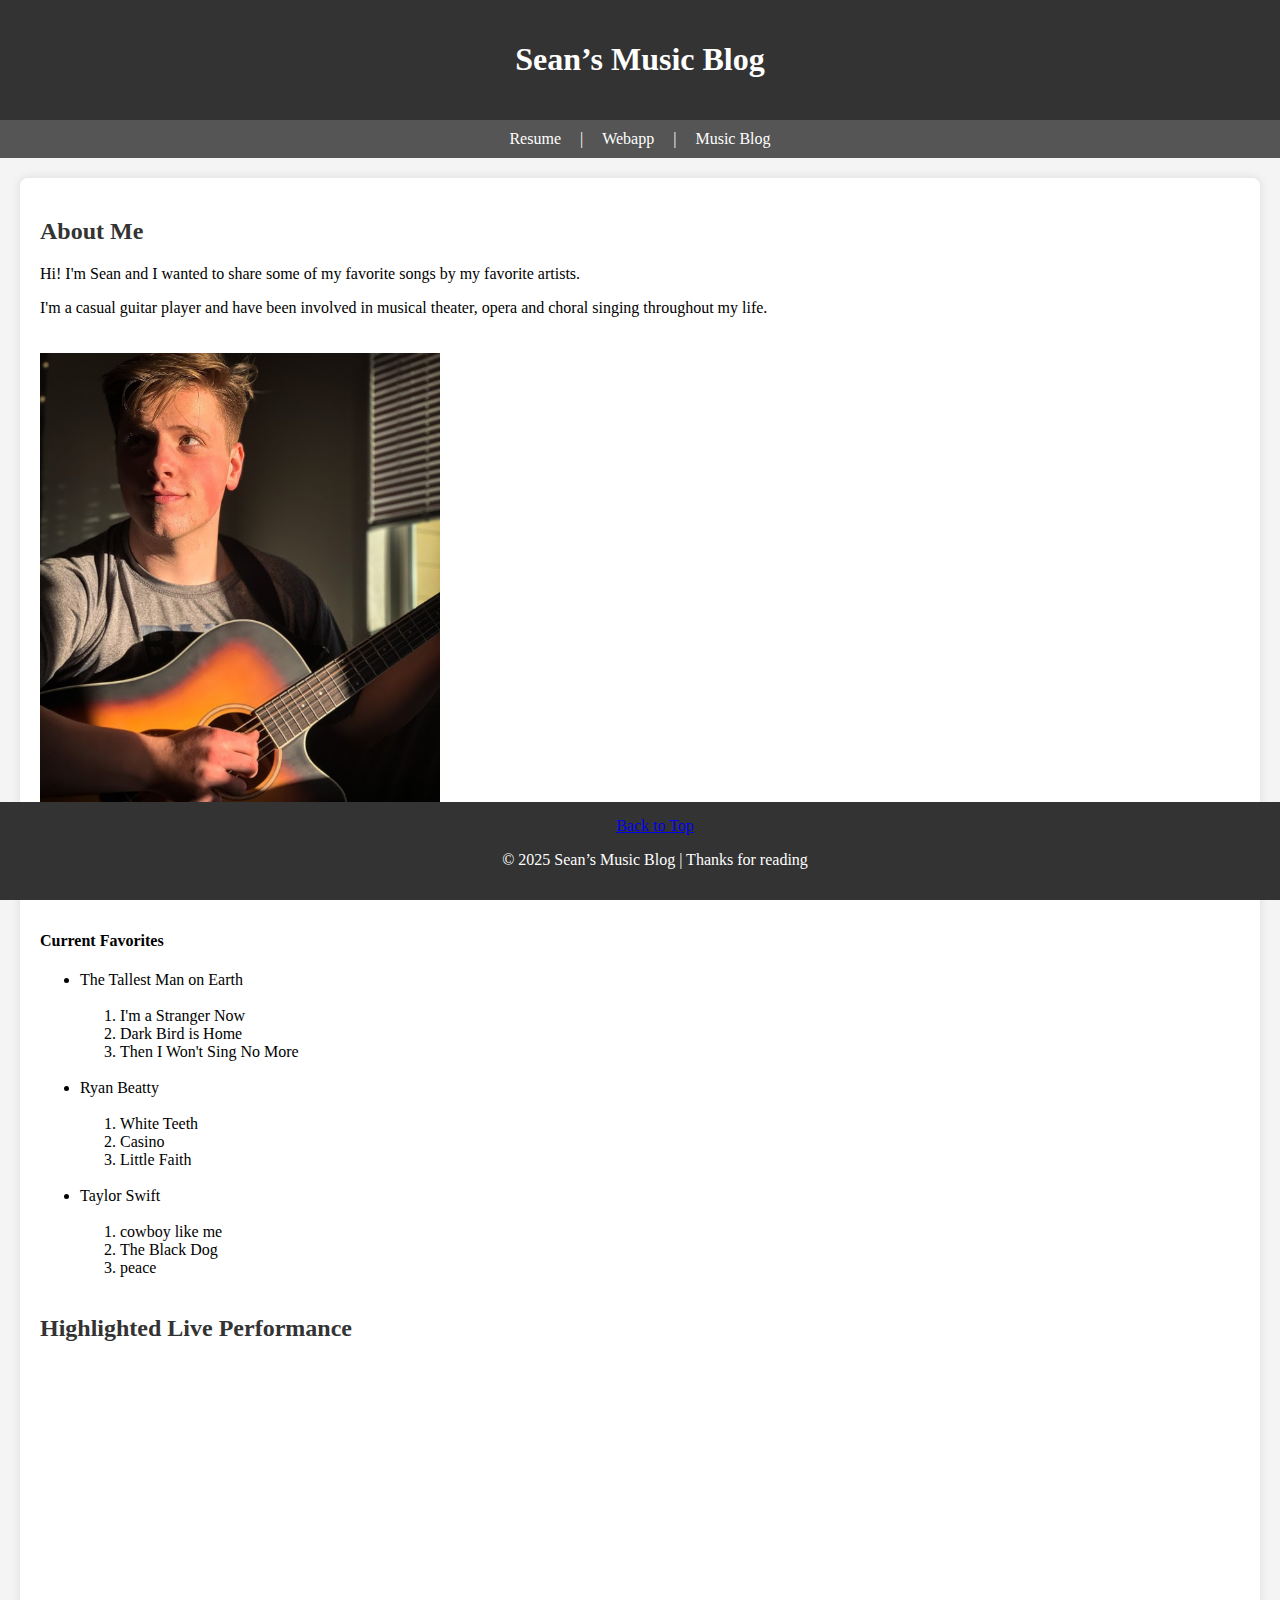
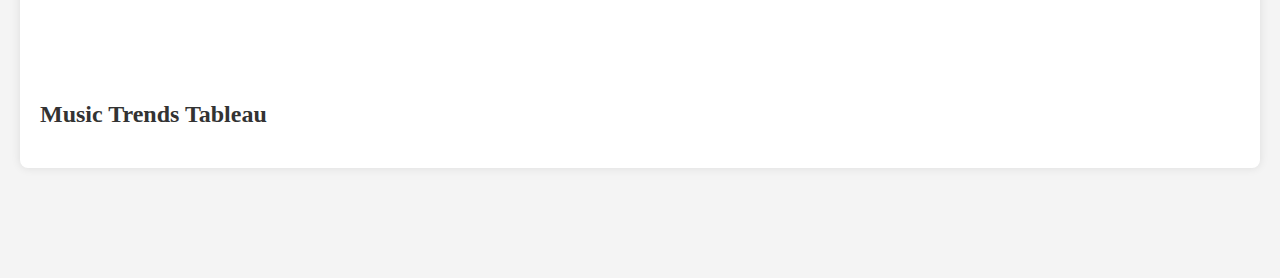
<file: scratch.html>
<!DOCTYPE html>
<html lang="en">
<head>
    <meta charset="UTF-8">
    <title>Sean’s Music Blog</title>
    <link rel="stylesheet" href="css/scratch.css">
</head>
<body>
        <div class="header" id="top">
            <h1>Sean’s Music Blog</h1>
        </div>
        <div class="nav">
            <a href="index.html">Resume</a> |
            <a href="webapp.html">Webapp</a> |
            <a href="#">Music Blog</a>
        </div>
        <div class="content">
            <h2 id="artists">About Me</h2>
            <p>Hi! I'm Sean and I wanted to share some of my favorite songs by my favorite artists. </p>
            <p> I'm a casual guitar player and have been involved in musical theater, opera and choral singing throughout my life. </p>
            <img src="assets/img/guitar.JPG" alt="Guitar" />
            <h4> Current Favorites</h4>
            <ul>
                <li>The Tallest Man on Earth 
                    <ol><br>
                        <li>I'm a Stranger Now</li>
                        <li>Dark Bird is Home</li>
                        <li>Then I Won't Sing No More</li>
                    </ol>
                </li><br>
                <li>Ryan Beatty
                    <ol><br>
                        <li>White Teeth</li>
                        <li>Casino</li>
                        <li>Little Faith</li>
                    </ol>
                </li><br>
                <li>Taylor Swift
                    <ol><br>
                        <li>cowboy like me</li>
                        <li>The Black Dog</li>
                        <li>peace</li>
                    </ol>
                </li>
                <br>
            </ul>
            <h2 id="video"> Highlighted Live Performance</h2>
            <iframe width="560" height="315" src="https://www.youtube.com/embed/cCGvOOepgZQ" 
                title="The Tallest Man on Earth - I'm a Stranger Now (Live)" 
                frameborder="0" allowfullscreen></iframe>

            <h2 id="tableau">Music Trends Tableau</h2>
            <div class='tableauPlaceholder' id='viz1745107106137' style='position: relative'>
                <noscript>
                    <a href='#'>
                        <img alt='How has the popularity of genres changed over time ?'
                            src='https://public.tableau.com/static/images/Mu/MusicTrendsGenrePopularity/Story1/1_rss.png'
                            style='border: none' />
                    </a>
                </noscript>
                <object class='tableauViz' style='display:none;'>
                    <param name='host_url' value='https%3A%2F%2Fpublic.tableau.com%2F' />
                    <param name='embed_code_version' value='3' />
                    <param name='site_root' value='' />
                    <param name='name' value='MusicTrendsGenrePopularity/Story1' />
                    <param name='tabs' value='no' />
                    <param name='toolbar' value='yes' />
                    <param name='static_image' value='https://public.tableau.com/static/images/Mu/MusicTrendsGenrePopularity/Story1/1.png' />
                    <param name='animate_transition' value='yes' />
                    <param name='display_static_image' value='yes' />
                    <param name='display_spinner' value='yes' />
                    <param name='display_overlay' value='yes' />
                    <param name='display_count' value='yes' />
                    <param name='language' value='en-US' />
                </object>
            </div>
            <script type='text/javascript'>
                var divElement = document.getElementById('viz1745107106137');
                var vizElement = divElement.getElementsByTagName('object')[0];
                vizElement.style.width = '100%';
                vizElement.style.height = (divElement.offsetWidth * 0.75) + 'px';
            
                var scriptElement = document.createElement('script');
                scriptElement.src = 'https://public.tableau.com/javascripts/api/viz_v1.js';
                vizElement.parentNode.insertBefore(scriptElement, vizElement);
            </script>
        </div>
        <br><br><br><br><br>
        <div class="footer">
            <a href="#top" id="backToTop">Back to Top </a>
            <p>© 2025 Sean’s Music Blog | Thanks for reading</p>
        </div>
    </div>
</body>
</html>
</file>
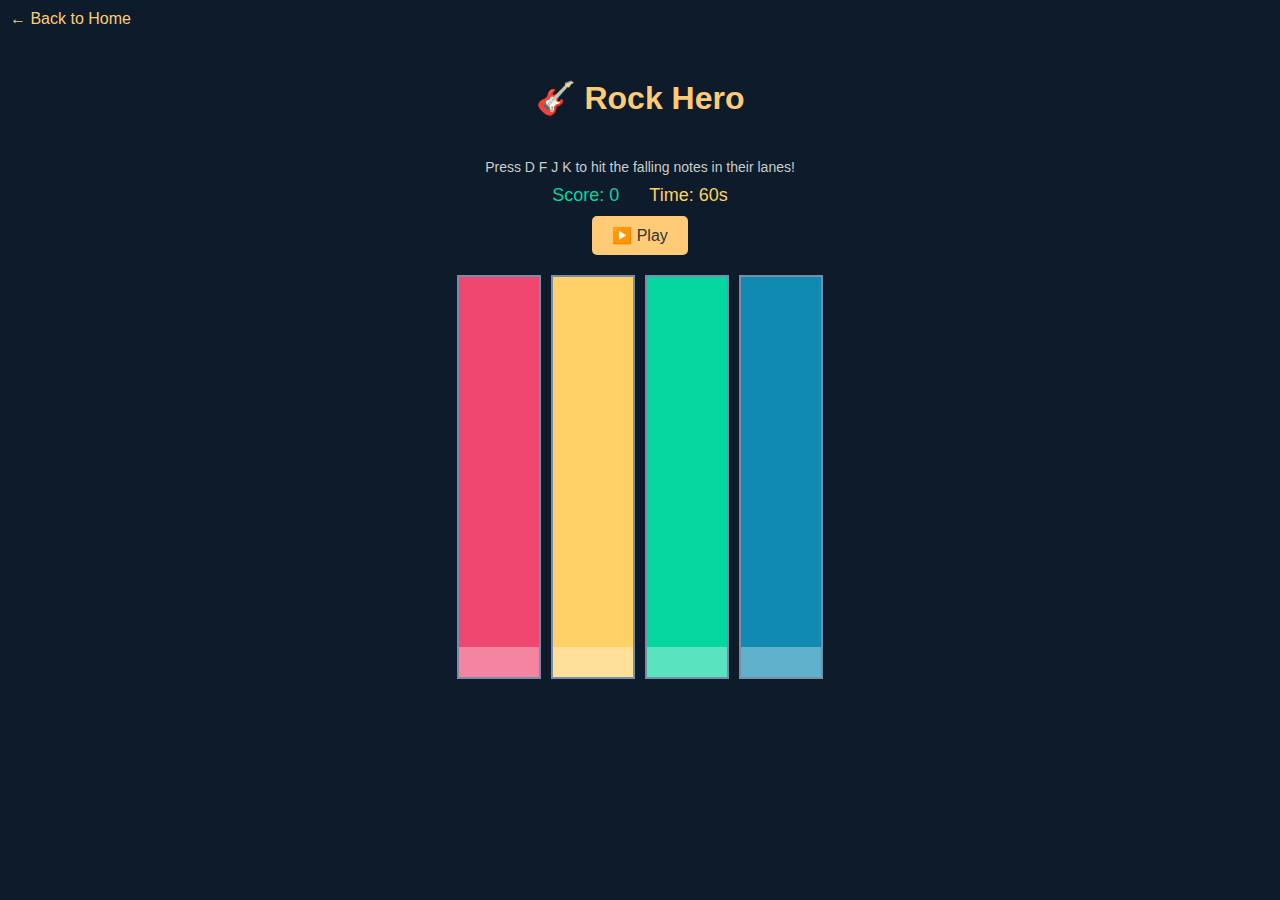
<file: webapp.html>
<!DOCTYPE html>
<html lang="en">
<head>
  <meta charset="UTF-8">
  <title>Rock Hero 🎸</title>
  <style>
    body {
      margin: 0;
      font-family: sans-serif;
      background: #0d1b2a;
      color: #e0e1dd;
      text-align: center;
    }

    h1 {
      padding: 20px;
      color: #ffcb77;
    }

    #game {
      display: flex;
      justify-content: center;
      margin-top: 20px;
    }

    .lane {
      position: relative;
      width: 80px;
      height: 400px;
      margin: 0 5px;
      border: 2px solid #778da9;
      overflow: hidden;
    }

    .lane[data-key="68"] { background-color: #ef476f; } /* D - Red */
    .lane[data-key="70"] { background-color: #ffd166; } /* F - Yellow */
    .lane[data-key="74"] { background-color: #06d6a0; } /* J - Green */
    .lane[data-key="75"] { background-color: #118ab2; } /* K - Blue */

    .note {
      position: absolute;
      width: 80px;
      height: 20px;
      background-color: #073b4c;
      border-radius: 5px;
    }

    .hit-zone {
      position: absolute;
      bottom: 0;
      height: 30px;
      width: 100%;
      background-color: #ffffff55;
    }

    #hud {
      display: flex;
      justify-content: center;
      gap: 30px;
      margin-top: 10px;
      font-size: 18px;
    }

    #timer {
      color: #ffd166;
    }

    #score {
      color: #06d6a0;
    }

    #instructions {
      font-size: 14px;
      color: #ccc;
    }

    #playButton {
      margin-top: 10px;
      padding: 10px 20px;
      font-size: 16px;
      background-color: #ffcb77;
      border: none;
      border-radius: 5px;
      color: #333;
      cursor: pointer;
    }
  </style>
</head>
<body>
  <div style="text-align: left; padding: 10px;">
    <a href="scratch.html" style="color: #ffcb77; text-decoration: none;">← Back to Home</a>
  </div>
  <h1>🎸 Rock Hero</h1>
  <div id="instructions">Press D F J K to hit the falling notes in their lanes!</div>

  <div id="hud">
    <div id="score">Score: 0</div>
    <div id="timer">Time: 60s</div>
  </div>

  <button id="playButton">▶️ Play</button>

  <div id="game">
    <div class="lane" data-key="68"><div class="hit-zone"></div></div>
    <div class="lane" data-key="70"><div class="hit-zone"></div></div>
    <div class="lane" data-key="74"><div class="hit-zone"></div></div>
    <div class="lane" data-key="75"><div class="hit-zone"></div></div>
  </div>

  <script>
    const lanes = document.querySelectorAll('.lane');
    const scoreDisplay = document.getElementById('score');
    const timerDisplay = document.getElementById('timer');
    const playButton = document.getElementById('playButton');

    let score = 0;
    let timeLeft = 60;
    let gameActive = false;
    let noteSpawner, gameTimer;

    function updateScoreDisplay() {
      scoreDisplay.textContent = `Score: ${score}`;
    }

    function spawnNote(lane) {
      const note = document.createElement('div');
      note.classList.add('note');
      note.style.top = '0px';
      lane.appendChild(note);

      const fallInterval = setInterval(() => {
        const top = parseInt(note.style.top);
        if (!gameActive || top >= 370) {
          clearInterval(fallInterval);
          if (note.parentNode) note.remove();
        } else {
          note.style.top = `${top + 5}px`;
        }
      }, 30);
    }

    function randomLane() {
      return lanes[Math.floor(Math.random() * lanes.length)];
    }

    function spawnNotesLoop() {
      noteSpawner = setInterval(() => {
        if (!gameActive) {
          clearInterval(noteSpawner);
          return;
        }
        const lane = randomLane();
        spawnNote(lane);
      }, 600);
    }

    function checkHit(keyCode) {
      const lane = document.querySelector(`.lane[data-key="${keyCode}"]`);
      if (!lane) return false;

      const notes = lane.querySelectorAll('.note');
      let hit = false;

      notes.forEach(note => {
        const top = parseInt(note.style.top);
        if (top >= 340 && top <= 390 && !hit) {
          lane.removeChild(note);
          score += 25;
          hit = true;
          updateScoreDisplay();
        }
      });

      return hit;
    }

    function handleKeyPress(e) {
      if (!gameActive) return;

      const validKeys = [68, 70, 74, 75]; // D, F, J, K
      if (!validKeys.includes(e.keyCode)) return;

      const wasHit = checkHit(e.keyCode);
      if (!wasHit) {
        score -= 10;
        if (score < 0) score = 0;
        updateScoreDisplay();
      }
    }

    function startTimer() {
      timeLeft = 60;
      timerDisplay.textContent = `Time: ${timeLeft}s`;

      gameTimer = setInterval(() => {
        timeLeft--;
        timerDisplay.textContent = `Time: ${timeLeft}s`;
        if (timeLeft <= 0) {
          clearInterval(gameTimer);
          clearInterval(noteSpawner);
          gameActive = false;
          playButton.style.display = 'inline-block';
          alert(`⏱️ Time's up! Final Score: ${score}`);
        }
      }, 1000);
    }

    function startGame() {
      // Reset game state
      score = 0;
      timeLeft = 60;
      gameActive = true;
      updateScoreDisplay();
      timerDisplay.textContent = `Time: 60s`;

      // Clear any leftover notes
      lanes.forEach(lane => {
        lane.querySelectorAll('.note').forEach(n => n.remove());
      });

      // Start loops
      spawnNotesLoop();
      startTimer();

      // Hide Play button
      playButton.style.display = 'none';
    }

    playButton.addEventListener('click', startGame);
    document.addEventListener('keydown', handleKeyPress);
  </script>

</body>
</html>
</file>
<file: css/scratch.css>
body {
    font-family:Arial, Helvetica, sans-serif
    color: #333;
    margin: 0;
    padding: 0;
    background-color: #f4f4f4;
}
.header {
    background-color: #333;
    color: white;
    text-align: center;
    padding: 20px;
}
.nav {
    background-color: #555;
    color: white;
    padding: 10px;
    text-align: center;
}
.nav a {
    color: white;
    text-decoration: none;
    margin: 0 15px;
}
.nav a:hover {
    color: #ff9900;
}
.content {
    margin: 20px;
    padding: 20px;
    background-color:rgb(255, 255, 255);
    border-radius: 8px;
    box-shadow: 0 0 10px rgba(0, 0, 0, 0.1);
}
.content h2 {
    color: #333;
}
.content img {
    width: 100%;
    max-width: 400px;
    margin: 20px 0;
}
.footer {
    background-color: #333;
    color: white;
    text-align: center;
    padding: 15px;
    position: fixed;
    width: 100%;
    bottom: 0;
}s

#backToTop {
    background-color: #fff;
    color: #fff;
    padding: 10px 15px;
    border-radius: 5px;
    text-decoration: none;
}
#backToTop:hover {
    color:#ff9900;
    text-decoration: none;
}
#backToTop:visited {
    color: #ff9900;
    text-decoration: none;
}
html {
    scroll-behavior: smooth;
}
</file>
